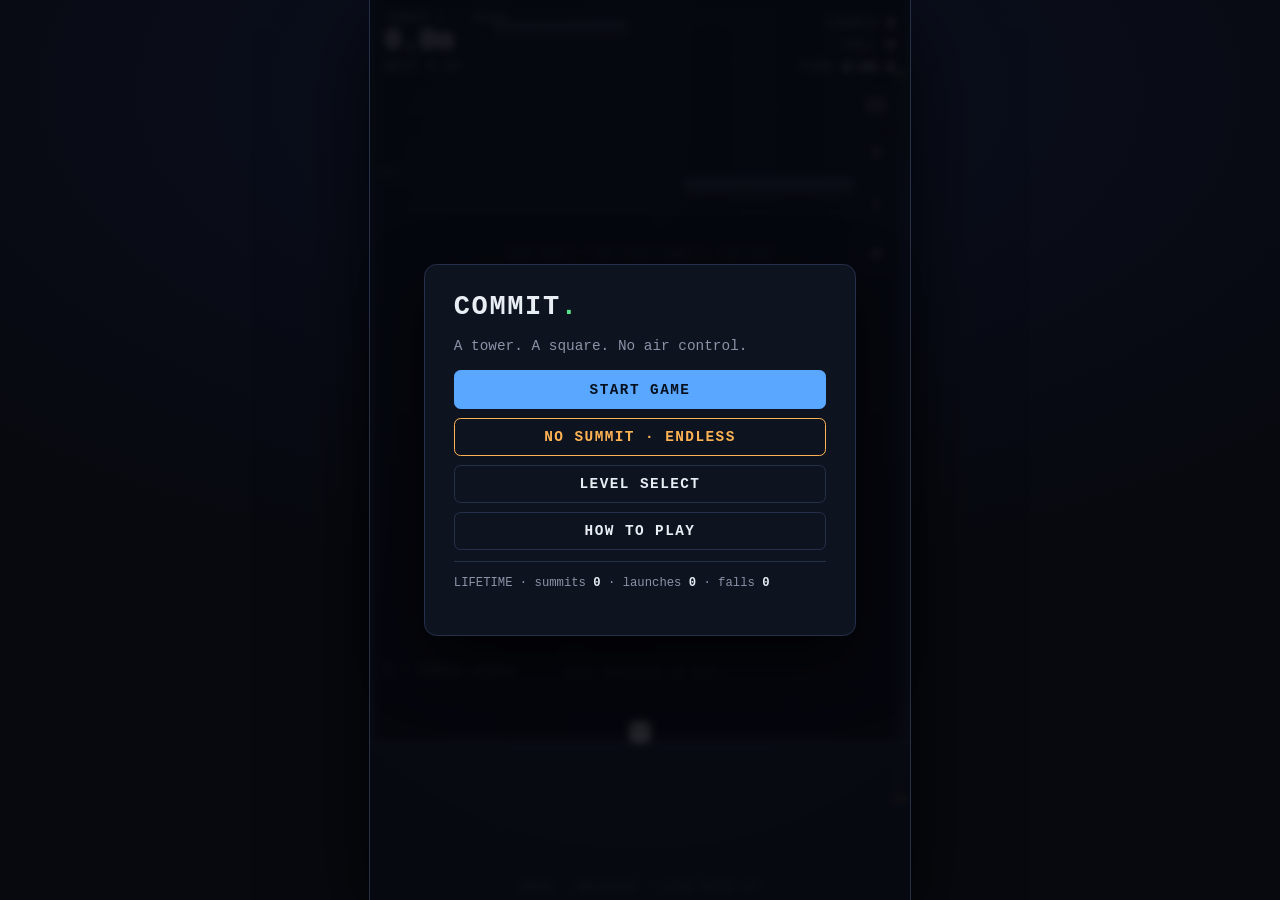
<file: index.html>
<!doctype html>
<html lang="en">
<head>
<meta charset="utf-8">
<meta name="viewport" content="width=device-width,initial-scale=1,maximum-scale=1,user-scalable=no,viewport-fit=cover">
<meta name="description" content="COMMIT — a minimalist precision rage-platformer. Draw an arc, release, and live with exactly what you drew. No air control. No mercy.">
<meta name="theme-color" content="#07090f">
<link rel="icon" href="data:image/svg+xml,%3Csvg%20xmlns='http://www.w3.org/2000/svg'%20viewBox='0%200%2016%2016'%3E%3Crect%20x='1'%20y='1'%20width='14'%20height='14'%20rx='3'%20fill='%23e9edf4'/%3E%3Crect%20x='4'%20y='6'%20width='2'%20height='3'%20fill='%230a0e1a'/%3E%3Crect%20x='10'%20y='6'%20width='2'%20height='3'%20fill='%230a0e1a'/%3E%3C/svg%3E">
<title>COMMIT — no air control. no mercy.</title>
<script>
/* Cache-busting without a build step: every asset URL carries this document's last-modified
   stamp (GitHub Pages sets it per deploy; file:// uses the file mtime), so a new build can
   never mix cached old scripts with new ones. document.write keeps the classic load order;
   defer runs the scripts, in order, once the DOM is parsed. */
(function () {
  var v = "?v=" + encodeURIComponent(document.lastModified);
  document.write('<link rel="stylesheet" href="style.css' + v + '">');
  ["js/constants.js", "js/core.js", "js/levels.js",
    "levels/tower-1.js", "levels/tower-2.js", "levels/tower-3.js",
    "levels/tower-4.js", "levels/tower-5.js", "levels/tower-6.js",
    "js/audio.js", "js/fx.js", "js/sim.js", "js/endless.js",
    "js/render.js", "js/ui.js", "js/main.js"].forEach(function (s) {
    document.write('<script src="' + s + v + '" defer><\/script>');
  });
})();
</script>
</head>
<body>
<div id="stage"><div id="frame">
<canvas id="cv" aria-label="COMMIT — drag to aim, release to jump"></canvas>
<div id="hud">
 <div id="top">
  <div id="alt"><button id="towerTag" aria-label="Choose tower">TOWER 1 · 508m</button><span id="altV">0.0m</span><small><span id="bestLab">BEST</span> <span id="best">0.0m</span></small></div>
  <div id="meters">LAUNCH <b id="mLaunch">0</b><br>FALL <b id="mFall">0</b><br>TIME <b id="mTime">0:00.0</b></div>
 </div>
 <div id="btns"><button id="bPause" aria-label="Pause" title="Pause (Esc / P)">II</button><button id="bHelp" aria-label="Help">?</button><button id="bSound" aria-label="Mute sound" aria-pressed="true" title="Sound on/off (M)">♪</button><button id="bReset" aria-label="Reset run">↺</button></div>
 <div id="foot">DRAG · RELEASE · LIVE WITH IT</div>
</div>
<div id="toast" role="status"></div>
<div id="menu" class="overlay" hidden><div class="panel">
 <h1>COMMIT<span>.</span></h1>
 <p id="menuSub">A tower. A square. No air control.</p>
 <div class="col">
  <button id="bContinue" class="cta block">START GAME</button>
  <button id="bEndless" class="cta block endless">NO SUMMIT · ENDLESS</button>
  <button id="bSelect" class="cta block ghost">LEVEL SELECT</button>
  <button id="bHow" class="cta block ghost">HOW TO PLAY</button>
 </div>
 <div class="keys" id="menuStats"></div>
</div></div>
<div id="pause" class="overlay" hidden><div class="panel">
 <h1>PAUSED<span>.</span></h1>
 <p id="pauseInfo"></p>
 <div class="col">
  <button id="bResume" class="cta block">RESUME</button>
  <button id="bPauseReset" class="cta block ghost">RESET RUN</button>
  <button id="bPauseSelect" class="cta block ghost">LEVEL SELECT</button>
  <button id="bPauseMenu" class="cta block ghost">MAIN MENU</button>
 </div>
 <div class="keys">esc / p resume · the clock is frozen</div>
</div></div>
<div id="select" class="overlay" hidden><div class="panel">
 <h1>LEVEL SELECT<span>.</span></h1>
 <p>Available towers. Clear a summit to unlock the next.</p>
 <div class="col" id="selectList"></div>
 <div class="row"><button id="selectBack" class="cta ghost">BACK</button></div>
</div></div>
<div id="help" class="overlay" hidden><div class="panel">
 <h1>COMMIT<span>.</span></h1>
 <p>A tower. A square. <b>No air control.</b> Draw an arc, release, and live with exactly what you drew.</p>
 <div class="row" id="towers"></div>
 <div class="row"><button id="bStart" class="cta">BEGIN THE CLIMB</button></div>
 <div class="keys">⌨ <kbd>←</kbd><kbd>→</kbd> angle · <kbd>↑</kbd><kbd>↓</kbd> power (hold to sweep) · <kbd>space</kbd> aim, again to commit<br>
 <kbd>shift</kbd> fine aim · <kbd>esc</kbd>/<kbd>P</kbd> pause · <kbd>R</kbd> reset · <kbd>H</kbd> help · <kbd>M</kbd> sound</div>
 <div class="keys" id="lifeStats"></div>
 <ul class="rules">
  <li><b>Drag anywhere</b> to aim — the dotted arc is the truth.</li>
  <li><b>Release</b> to commit. There is no cancel in flight.</li>
  <li class="warn"><b>The ring is a fuse.</b> Hesitate and it launches for you.</li>
  <li class="warn"><b>Aim mid-air.</b> Release early and the commit queues — it fires the instant you land.</li>
  <li class="warn"><b>Cracked platforms crumble</b> if you stand still — they reform after a moment. Keep moving.</li>
  <li class="spring"><b>Teal pads bounce you</b> automatically — the arc shows every hop.</li>
  <li class="ice"><b>Ice slides you</b> the way you came in. Land straight down to stand still; commit fast.</li>
  <li class="move"><b>Magenta platforms travel.</b> They carry you; your launch ignores their motion. The arc already knows where they'll be.</li>
  <li class="zone"><b>Blue columns are wind.</b> Updrafts lift your arc; gusts push it sideways. The dotted arc bends — trust it.</li>
  <li class="phase"><b>Gold platforms blink.</b> Solid while the clock-bar drains, ghost when it refills — fall straight through. Time your landing.</li>
  <li class="orbit"><b>Green rings orbit.</b> They carry you around the circle; the arc knows where they'll be.</li>
  <li class="dir"><b>Orange pads throw you.</b> A fixed vector, not your momentum — follow the arrow.</li>
  <li class="warp"><b>Pink pads are one-way doors.</b> Landing folds you somewhere — the arc rings the door, never its destination. Some doors open downward; some are unkind.</li>
  <li>Miss, and you fall for real. The floor remembers.</li>
  <li id="ruleSummit">Reach the summit at <b id="helpSummit">508m</b>.</li>
  <li id="ruleEndless" class="endless" hidden><b>NO SUMMIT is endless.</b> Random platforms, always within reach. The void rises 50m below your peak — fall into it and the run ends. Flagged pads <b>commit your height</b>: only committed height counts on death.</li>
 </ul>
</div></div>
<div id="confirm" class="overlay" hidden><div class="panel">
 <h1>ERASE RUN<span>?</span></h1>
 <p>Back to 0m. Launches, falls and the clock reset. Crumbled platforms reform. <b>Lifetime records stay.</b></p>
 <div class="row"><button id="bNo" class="cta ghost">KEEP CLIMBING</button><button id="bYes" class="cta danger">ERASE</button></div>
</div></div>
<div id="win" class="overlay" hidden><div class="panel">
 <h1>COMMITTED<span>.</span></h1>
 <p id="winSub">508 meters of decisions you couldn't take back.</p>
 <p id="winUnlock" class="unlock" hidden></p>
 <div id="winStats" class="stats">
  <div><span>TIME</span><b id="wTime">—</b></div><div><span>LAUNCHES</span><b id="wLaunch">—</b></div>
  <div><span>FALLS</span><b id="wFall">—</b></div><div><span>BIGGEST DROP</span><b id="wDrop">—</b></div>
 </div>
 <textarea id="share" readonly aria-label="Share text"></textarea>
 <div class="row"><button id="bCopy" class="cta ghost">COPY</button><button id="bNext" class="cta">NEXT TOWER →</button><button id="bAgain" class="cta ghost">CLIMB AGAIN</button></div>
 <div class="row"><button id="bWinSelect" class="cta ghost">LEVEL SELECT</button><button id="bWinMenu" class="cta ghost">MAIN MENU</button></div>
</div></div>
<div id="dead" class="overlay" hidden><div class="panel">
 <h1>THE VOID<span>.</span></h1>
 <p id="deadSub">Uncommitted height is lost. The void keeps what you didn't commit.</p>
 <div class="stats">
  <div><span>COMMITTED</span><b id="dScore">—</b></div><div><span>PEAK REACHED</span><b id="dPeak">—</b></div>
  <div><span>LAUNCHES</span><b id="dLaunch">—</b></div><div><span>TIME</span><b id="dTime">—</b></div>
 </div>
 <p id="deadBest" class="unlock"></p>
 <textarea id="dShare" readonly aria-label="Share text"></textarea>
 <div class="row"><button id="bDeadCopy" class="cta ghost">COPY</button><button id="bDeadAgain" class="cta">CLIMB AGAIN</button></div>
 <div class="row"><button id="bDeadMenu" class="cta ghost">MAIN MENU</button></div>
</div></div>
</div></div>
</body>
</html>
</file>
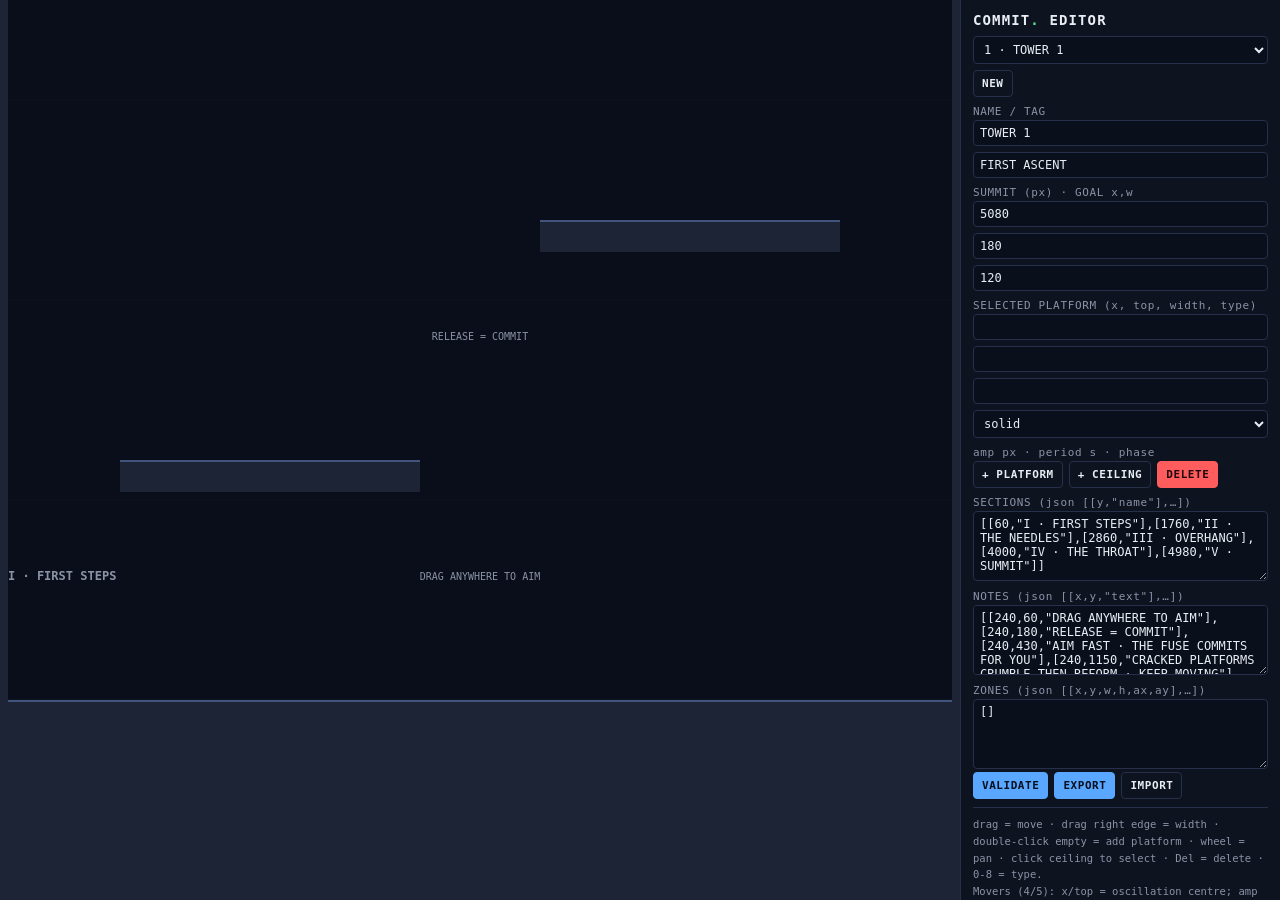
<file: editor.html>
<!doctype html>
<html lang="en">
<head>
<meta charset="utf-8">
<meta name="viewport" content="width=device-width,initial-scale=1">
<title>COMMIT · level editor</title>
<style>
:root{--bg:#07090f;--panel:#0e1320;--ink:#e9edf4;--dim:#8b93a7;--line:#26304a;--blue:#5aa7ff;--green:#57e389;--amber:#ffb454;--red:#ff5d5d;--spring:#3fe0c5;--ice:#bfe3ff}
*{box-sizing:border-box;margin:0;padding:0}
html,body{height:100%;background:var(--bg);color:var(--ink);font-family:ui-monospace,Menlo,Consolas,monospace}
[hidden]{display:none!important}
#wrap{display:grid;grid-template-columns:1fr 320px;height:100vh}
#left{position:relative;min-width:0;min-height:0}
canvas{position:absolute;inset:0;width:100%;height:100%;cursor:crosshair;touch-action:none}
#side{background:var(--panel);border-left:1px solid var(--line);padding:12px;overflow-y:auto;font-size:12px;min-height:0}
h1{font-size:14px;letter-spacing:.08em;margin-bottom:8px}
h1 span{color:var(--green)}
.row{display:flex;gap:6px;margin-bottom:8px;flex-wrap:wrap}
label{display:block;color:var(--dim);margin:6px 0 2px;font-size:11px;letter-spacing:.06em}
input,select,textarea{width:100%;background:#0a0f1c;color:var(--ink);border:1px solid var(--line);border-radius:4px;padding:5px 6px;font:inherit;font-size:12px}
textarea{height:70px;resize:vertical}
button{background:var(--blue);color:#06101f;border:1px solid var(--blue);border-radius:4px;padding:6px 8px;font:inherit;font-size:11px;font-weight:700;cursor:pointer;letter-spacing:.05em}
button.ghost{background:transparent;color:var(--ink);border-color:var(--line)}
button.danger{background:var(--red);border-color:var(--red);color:#20060a}
button:hover{filter:brightness(1.1)}
#issues{margin-top:8px;white-space:pre-wrap;font-size:11px;line-height:1.6;color:var(--dim)}
#issues .bad{color:var(--red)}
#issues .good{color:var(--green)}
.hint{color:var(--dim);font-size:10.5px;line-height:1.6;margin-top:8px;border-top:1px solid var(--line);padding-top:8px}
</style>
<script>
/* Cache-busting without a build step: asset URLs carry this document's last-modified stamp
   (Pages sets it per deploy; file:// uses the file mtime). defer keeps classic load order
   and runs the scripts once the DOM is parsed. */
(function () {
  var v = "?v=" + encodeURIComponent(document.lastModified);
  ["js/constants.js", "js/core.js", "js/levels.js",
    "levels/tower-1.js", "levels/tower-2.js", "levels/tower-3.js",
    "levels/tower-4.js", "levels/tower-5.js", "levels/tower-6.js",
    "js/sim.js", "js/editor.js"].forEach(function (s) {
    document.write('<script src="' + s + v + '" defer><\/script>');
  });
})();
</script>
</head>
<body>
<div id="wrap">
<div id="left"><canvas id="cv"></canvas></div>
<div id="side">
<h1>COMMIT<span>.</span> EDITOR</h1>
<div class="row"><select id="lvl"></select><button id="bNew" class="ghost">NEW</button></div>
<label>NAME / TAG</label>
<div class="row"><input id="fName"><input id="fTag"></div>
<label>SUMMIT (px) · GOAL x,w</label>
<div class="row"><input id="fSummit" type="number"><input id="fGoalX" type="number"><input id="fGoalW" type="number"></div>
<label>SELECTED PLATFORM (x, top, width, type)</label>
<div class="row"><input id="pX" type="number"><input id="pT" type="number"><input id="pW" type="number"><select id="pTy"><option value="0">solid</option><option value="1">crumble</option><option value="2">bounce</option><option value="3">ice</option><option value="4">move·h</option><option value="5">move·v</option><option value="6">clock</option><option value="7">orbit</option><option value="8">dir</option><option value="9">warp</option></select></div>
<label id="pAmpLab">amp px · period s · phase</label>
<div class="row" id="moverRow" hidden><input id="pAmp" type="number" step="0.05" title="amplitude px (or duty 0-1 for clock)"><input id="pPer" type="number" step="0.1" title="period s (≤3)"><input id="pPh" type="number" step="0.05" title="phase 0..1"></div>
<label id="pTargetLab" hidden>WARP TARGET (platform index, 0-based)</label>
<div class="row" id="warpRow" hidden><input id="pTarget" type="number" min="0" step="1" title="index of the platform this door opens on (non-warp)"></div>
<div class="row"><button id="bAddP" class="ghost">+ PLATFORM</button><button id="bAddC" class="ghost">+ CEILING</button><button id="bDel" class="danger">DELETE</button></div>
<label>SECTIONS (json [[y,"name"],…])</label>
<textarea id="fSec"></textarea>
<label>NOTES (json [[x,y,"text"],…])</label>
<textarea id="fNotes"></textarea>
<label>ZONES (json [[x,y,w,h,ax,ay],…])</label>
<textarea id="fZones"></textarea>
<div class="row"><button id="bValidate">VALIDATE</button><button id="bExport">EXPORT</button><button id="bImport" class="ghost">IMPORT</button></div>
<input id="file" type="file" accept=".js,.json" hidden>
<div id="issues"></div>
<div class="hint">drag = move · drag right edge = width · double-click empty = add platform · wheel = pan · click ceiling to select · Del = delete · 0-8 = type.<br>Movers (4/5): x/top = oscillation centre; amp px · period s (≤3, the fuse window) · phase 0..1. Dashed line = travel track.<br>Clock (6): duty 0-1 · period s (≤3) · phase 0..1; solid duty fraction of each cycle, ghost otherwise (on-window ≥1.2s).<br>Orbit (7): amp px · period s (≤3) · phase; circular carry, speed ≤140 px/s, sweep inside walls.<br>Dir (8): launch vx · vy (fixed vector, |v|≤950, vy&gt;0); throws you on the arrow, not your momentum.<br>
Warp (9): target index — a top landing folds you to that platform's top centre (one-way; the dashed pink line shows the door's destination). Target must be a non-warp rest (not bounce/dir).<br>Zones: [x,y,w,h,ax,ay] constant accel px/s² in flight only (|a|≤1600); ay&gt;0 updraft, ax gust.<br>Export downloads a <b>tower-N.js</b> descriptor; drop it in <b>levels/</b> and add its path to the loader array in index.html.</div>
</div>
</div>
</body>
</html>
</file>
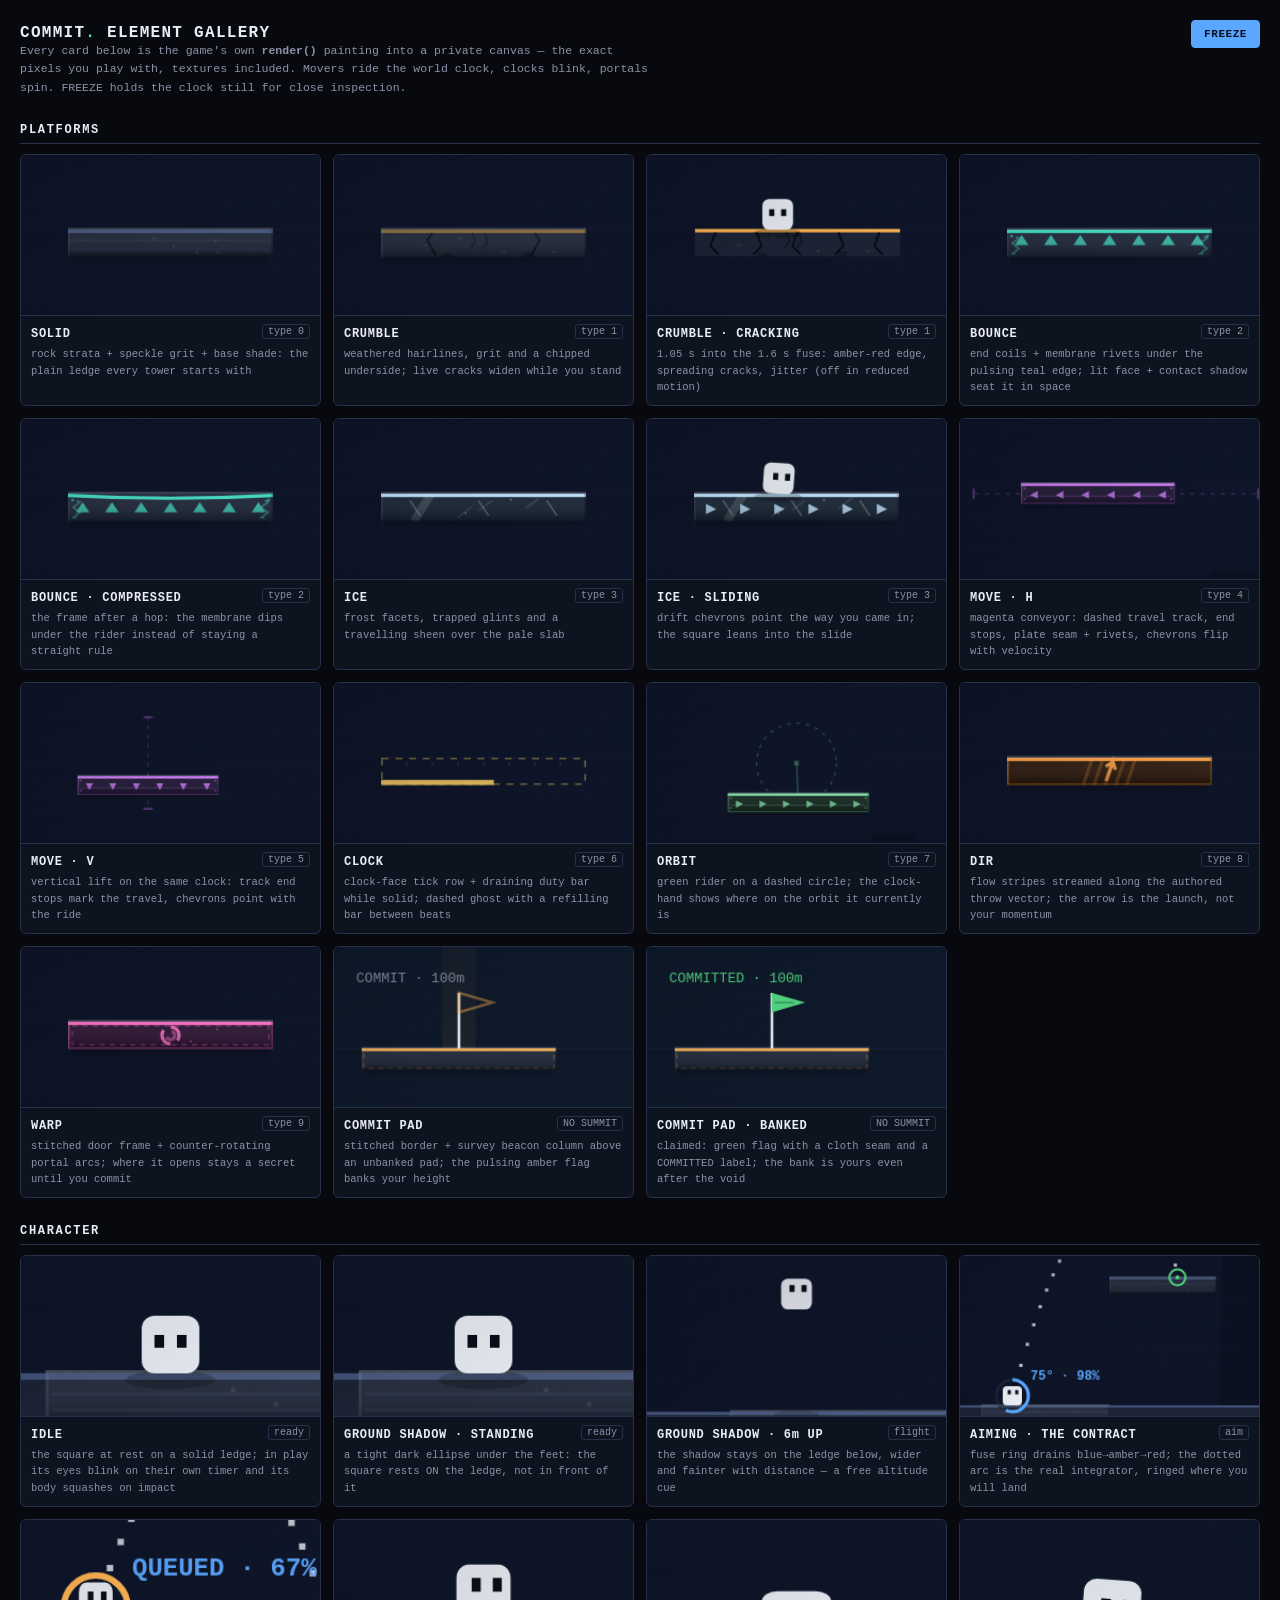
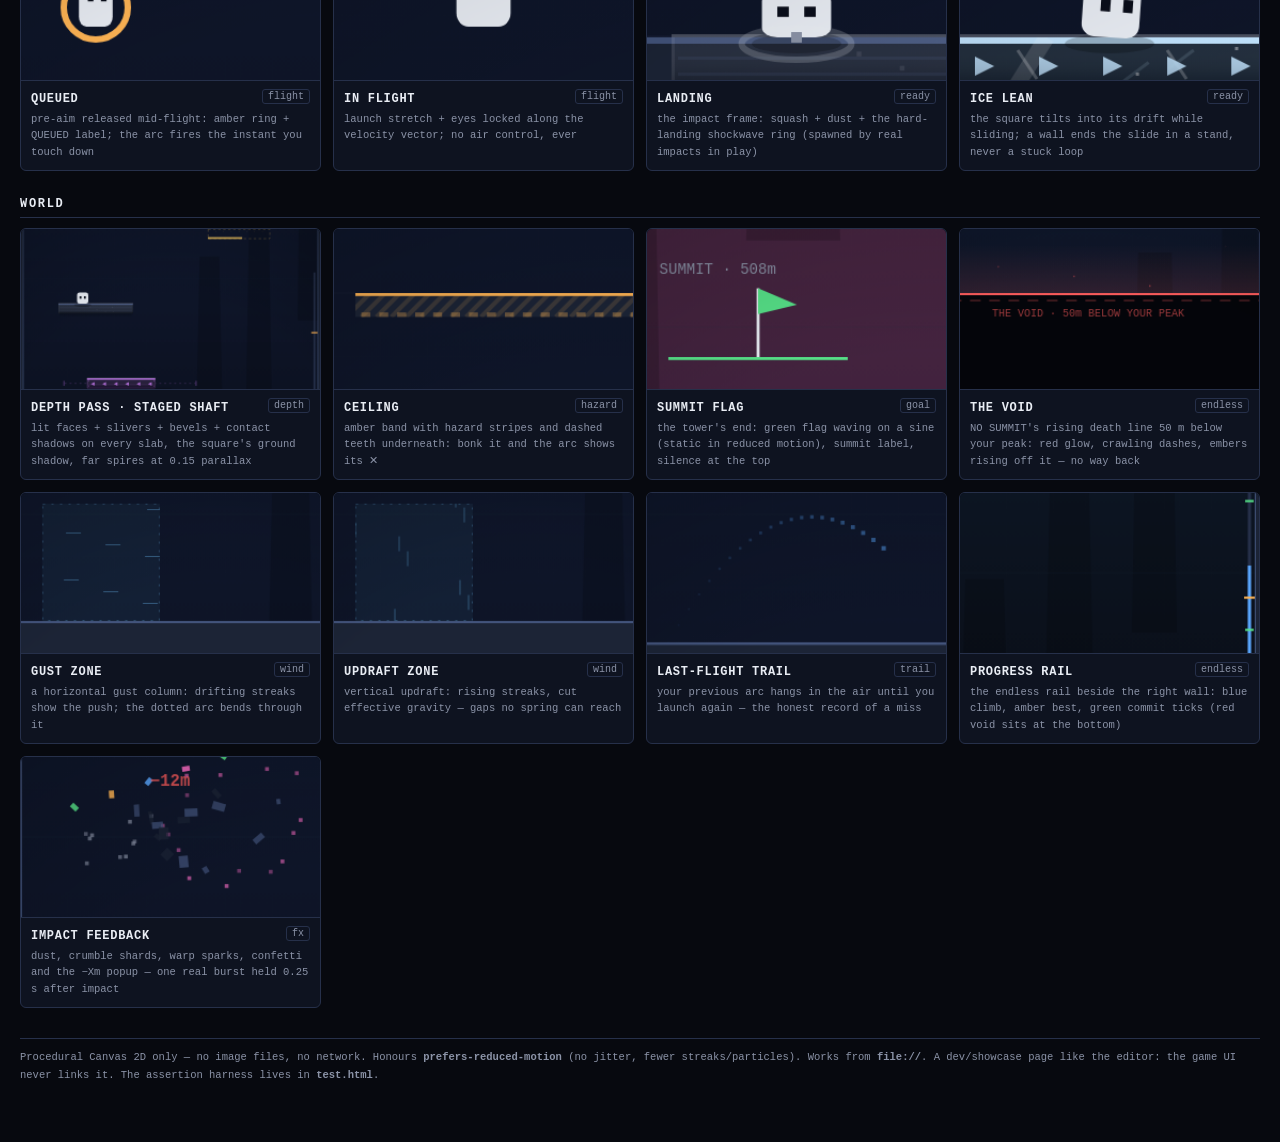
<file: gallery.html>
<!doctype html>
<html lang="en">
<head>
<meta charset="utf-8">
<meta name="viewport" content="width=device-width,initial-scale=1">
<title>COMMIT · element gallery</title>
<style>
:root{--bg:#07090f;--panel:#0e1320;--ink:#e9edf4;--dim:#8b93a7;--line:#26304a;--blue:#5aa7ff;--green:#57e389;--amber:#ffb454}
*{box-sizing:border-box;margin:0;padding:0}
body{background:var(--bg);color:var(--ink);font-family:ui-monospace,Menlo,Consolas,monospace;padding:20px 16px 48px}
[hidden]{display:none!important}
header{max-width:1240px;margin:0 auto 18px;display:flex;flex-wrap:wrap;gap:12px;align-items:baseline;justify-content:space-between}
h1{font-size:16px;letter-spacing:.08em}
h1 span{color:var(--green)}
header p{color:var(--dim);font-size:11.5px;line-height:1.6;max-width:640px}
button{background:var(--blue);color:#06101f;border:1px solid var(--blue);border-radius:4px;padding:7px 12px;font:inherit;font-size:11px;font-weight:700;cursor:pointer;letter-spacing:.05em}
button:hover{filter:brightness(1.1)}
main{max-width:1240px;margin:0 auto}
h2{font-size:12px;letter-spacing:.14em;color:var(--dim);margin:26px 0 10px;border-bottom:1px solid var(--line);padding-bottom:6px}
h2 b{color:var(--ink)}
.grid{display:grid;grid-template-columns:repeat(auto-fill,minmax(300px,1fr));gap:12px}
.card{background:var(--panel);border:1px solid var(--line);border-radius:6px;overflow:hidden}
.card canvas{display:block;width:100%;aspect-ratio:280/150;background:#0a0f1c}
.card figcaption{padding:8px 10px 10px;border-top:1px solid var(--line)}
.card b{font-size:12px;letter-spacing:.06em}
.card .tag{float:right;color:var(--dim);font-size:10px;border:1px solid var(--line);border-radius:3px;padding:1px 5px}
.card p{color:var(--dim);font-size:10.5px;line-height:1.55;margin-top:4px}
footer{max-width:1240px;margin:30px auto 0;color:var(--dim);font-size:10.5px;line-height:1.7;border-top:1px solid var(--line);padding-top:10px}
</style>
<script>
/* the gallery boots the game scripts headless (no ui/main): render() reads life/level only
   when drawing the progress rail, so provide them here before the loader runs */
var life = { best: {}, bestTime: {}, summits: {}, launches: 0, falls: 0, seen: true, unlocked: 6, endlessBest: 0 };
var level = 1;
</script>
<script>
/* Cache-busting without a build step: asset URLs carry this document's last-modified stamp
   (Pages sets it per deploy; file:// uses the file mtime). defer keeps classic load order. */
(function () {
  var v = "?v=" + encodeURIComponent(document.lastModified);
  ["js/constants.js", "js/core.js", "js/levels.js", "js/audio.js", "js/fx.js",
    "js/sim.js", "js/endless.js", "js/render.js"].forEach(function (s) {
    document.write('<script src="' + s + v + '" defer><\/script>');
  });
})();
</script>
</head>
<body>
<canvas id="cv" hidden></canvas><div id="frame" hidden></div>
<header>
  <div>
    <h1>COMMIT<span>.</span> ELEMENT GALLERY</h1>
    <p>Every card below is the game's own <b>render()</b> painting into a private canvas — the exact
    pixels you play with, textures included. Movers ride the world clock, clocks blink, portals spin.
    FREEZE holds the clock still for close inspection.</p>
  </div>
  <button id="bFreeze">FREEZE</button>
</header>
<main id="main"></main>
<footer>
  Procedural Canvas 2D only — no image files, no network. Honours <b>prefers-reduced-motion</b>
  (no jitter, fewer streaks/particles). Works from <b>file://</b>. A dev/showcase page like the
  editor: the game UI never links it. The assertion harness lives in <b>test.html</b>.
</footer>
<script>
"use strict";
document.addEventListener("DOMContentLoaded", function () {
  const GW = 280, GH = 150;
  const dpr = Math.min(devicePixelRatio || 1, 2);
  let gt = 0, last = performance.now(), playing = true;

  /* ---------- world helpers: each card stages a tiny private world ---------- */
  function slab(top, o) {
    return Object.assign({
      x: 60, y: top - PLATFORM_HEIGHT, w: 120, h: PLATFORM_HEIGHT, idx: 2,
      crumble: false, bounce: false, ice: false, move: 0, dir: 0, dvx: 0, dvy: 0,
      clock: 0, duty: 0, warp: 0, warpTo: 0, bx: 60, by: top - PLATFORM_HEIGHT,
      amp: 0, period: 2.4, phase: 0, dead: false, bounceT: 0, respawnT: 0,
      claim: false, claimed: false
    }, o);
  }
  function camAt(wy, sy) { camY = wy + sy - VIEW_H; }
  /* place world-screen anchor (sx,sy) at card pixel (tx,ty) with zoom z; ox/oy stay <= 0 so
     the sky fill (0..VIEW_W/H) always covers the card crop */
  function look(c, sx, sy, z, tx, ty) { c.z = z; c.ox = tx - z * sx; c.oy = ty - z * sy; }
  function base(c) {
    PLATS = []; SOLIDS = []; ZONES = []; SECTIONS = []; NOTES = []; STARS = [];
    GOAL = null; SUMMIT = 5080; mode = "tower"; claimHook = null; cullHook = null;
    state = "ready"; aim = null; pendingV = null; aimT = AIM_FUSE_TIME; idleT = 0; crumbleT = 0;
    body.x = 60; body.y = -3000; body.vx = 0; body.vy = 0; body.on = null; body.slide = 0; body.grounded = false;
    landT = 0; launchT = 0; shake = 0; flash = 0; warpGlow = 0; blinkT = 0; run.launches = 1; ringT = 0;
    trail.length = 0; parts.length = 0; shards.length = 0; confetti.length = 0; floats.length = 0;
  }
  function stand(p, dx) {
    body.x = p.x + (dx == null ? 30 : dx); body.y = p.y + p.h;
    body.grounded = true; body.on = p;
  }
  const CARDS = [];
  function card(sec, name, tag, desc, setup, opts) {
    CARDS.push(Object.assign({ sec, name, tag, desc, setup }, opts));
  }
  function platCard(name, tag, desc, o, extra, z, top) {
    z = z || 1.6; top = top == null ? 100 : top;
    card("PLATFORMS", name, tag, desc, function (c, t) {
      base(c);
      const p = slab(top, o);
      PLATS = [p]; SOLIDS = [p];
      if (extra) extra(c, p, t);
      camAt(p.y + p.h, 100);
      /* claim pads sit higher in the crop (flag + label) and clear of the altitude labels */
      look(c, p.x, 100, z, z === 1.3 ? 26 : (GW - z * p.w) / 2, z === 1.3 ? 95 : 70);
    });
  }

  /* ---------- platforms ---------- */
  platCard("SOLID", "type 0", "rock strata + speckle grit + base shade: the plain ledge every tower starts with", {});
  platCard("CRUMBLE", "type 1", "weathered hairlines, grit and a chipped underside; live cracks widen while you stand", { crumble: true });
  platCard("CRUMBLE · CRACKING", "type 1", "1.05 s into the 1.6 s fuse: amber-red edge, spreading cracks, jitter (off in reduced motion)", { crumble: true },
    function (c, p) { stand(p, 40); crumbleT = 1.05; });
  platCard("BOUNCE", "type 2", "end coils + membrane rivets under the pulsing teal edge; lit face + contact shadow seat it in space", { bounce: true });
  platCard("BOUNCE · COMPRESSED", "type 2", "the frame after a hop: the membrane dips under the rider instead of staying a straight rule", { bounce: true },
    function (c, p) { p.bounceT = 0.12; });
  platCard("ICE", "type 3", "frost facets, trapped glints and a travelling sheen over the pale slab", { ice: true });
  platCard("ICE · SLIDING", "type 3", "drift chevrons point the way you came in; the square leans into the slide", { ice: true },
    function (c, p) { stand(p, 40); body.slide = 1; });
  card("PLATFORMS", "MOVE · H", "type 4", "magenta conveyor: dashed travel track, end stops, plate seam + rivets, chevrons flip with velocity",
    function (c) {
      base(c);
      const p = slab(100, { move: PLAT_MOVE_H, amp: 50, bx: 70 });
      PLATS = [p]; SOLIDS = [p];
      camAt(100, 100); look(c, 125, 108, 1.2, 140, 70);
    });
  card("PLATFORMS", "MOVE · V", "type 5", "vertical lift on the same clock: track end stops mark the travel, chevrons point with the ride",
    function (c) {
      base(c);
      const p = slab(100, { move: PLAT_MOVE_V, amp: 40 });
      PLATS = [p]; SOLIDS = [p];
      camAt(100, 100); look(c, 130, 100, 1.1, 130, 75);
    });
  platCard("CLOCK", "type 6", "clock-face tick row + draining duty bar while solid; dashed ghost with a refilling bar between beats", { clock: 1, duty: 0.6 });
  card("PLATFORMS", "ORBIT", "type 7", "green rider on a dashed circle; the clock-hand shows where on the orbit it currently is",
    function (c) {
      base(c);
      const p = slab(100, { move: PLAT_ORBIT, amp: 34, period: 2.6, bx: 80, by: 84 });
      PLATS = [p]; SOLIDS = [p];
      camAt(92, 108); look(c, 140, 108, 1.1, 140, 75);
    });
  platCard("DIR", "type 8", "flow stripes streamed along the authored throw vector; the arrow is the launch, not your momentum", { dir: 1, dvx: 260, dvy: 760 });
  platCard("WARP", "type 9", "stitched door frame + counter-rotating portal arcs; where it opens stays a secret until you commit", { warp: 1, warpTo: 0 });
  platCard("COMMIT PAD", "NO SUMMIT", "stitched border + survey beacon column above an unbanked pad; the pulsing amber flag banks your height", { claim: true, w: 140 }, null, 1.3, 1000);
  platCard("COMMIT PAD · BANKED", "NO SUMMIT", "claimed: green flag with a cloth seam and a COMMITTED label; the bank is yours even after the void", { claim: true, claimed: true, w: 140 }, null, 1.3, 1000);

  /* ---------- the square ---------- */
  card("CHARACTER", "IDLE", "ready", "the square at rest on a solid ledge; in play its eyes blink on their own timer and its body squashes on impact",
    function (c) {
      base(c);
      const p = slab(0, { w: 140 });
      PLATS = [p]; SOLIDS = [p]; stand(p);
      camAt(0, 120); look(c, body.x + CHAR_SIZE / 2, 120, 3, 140, 110);
    });
  card("CHARACTER", "GROUND SHADOW · STANDING", "ready", "a tight dark ellipse under the feet: the square rests ON the ledge, not in front of it",
    function (c) {
      base(c);
      const p = slab(0, { w: 140 });
      PLATS = [p]; SOLIDS = [p]; stand(p);
      camAt(0, 120); look(c, body.x + CHAR_SIZE / 2, 120, 3, 140, 110);
    });
  card("CHARACTER", "GROUND SHADOW · 6m UP", "flight", "the shadow stays on the ledge below, wider and fainter with distance — a free altitude cue",
    function (c) {
      base(c);
      const p = slab(0, { w: 140 });
      PLATS = [p]; SOLIDS = [p];
      body.x = 90; body.y = 60; body.vx = 120; body.vy = 300; body.grounded = false;
      state = "flight";
      camAt(60, 70); look(c, body.x + CHAR_SIZE / 2, 70, 1.6, 140, 50);
    });
  card("CHARACTER", "AIMING · THE CONTRACT", "aim", "fuse ring drains blue→amber→red; the dotted arc is the real integrator, ringed where you will land",
    function (c) {
      base(c);
      const lo = slab(0), hi = slab(120, { x: 180, w: 100 });
      PLATS = [lo, hi]; SOLIDS = [lo, hi]; stand(lo, 20);
      state = "aim"; aim = { mode: "k" }; kb.angle = 75; kb.power = 0.98; aimT = 1.7;
      camAt(0, 160); look(c, 60, 160, 1, 20, 140);
    });
  card("CHARACTER", "QUEUED", "flight", "pre-aim released mid-flight: amber ring + QUEUED label; the arc fires the instant you touch down",
    function (c) {
      base(c);
      const p = slab(0);
      PLATS = [p]; SOLIDS = [p];
      body.x = 90; body.y = 40; body.vx = 200; body.vy = 600; body.grounded = false;
      state = "flight"; aim = { mode: "k" }; pendingV = { x: 200, y: 600, m: 632 }; launchT = 0.1;
      camAt(40, 120); look(c, body.x + CHAR_SIZE / 2, 120, 2, 70, 100);
    });
  card("CHARACTER", "IN FLIGHT", "flight", "launch stretch + eyes locked along the velocity vector; no air control, ever",
    function (c) {
      base(c);
      const p = slab(0);
      PLATS = [p]; SOLIDS = [p];
      body.x = 90; body.y = 60; body.vx = 260; body.vy = 520; body.grounded = false;
      state = "flight"; launchT = 0.05;
      camAt(60, 110); look(c, body.x + CHAR_SIZE / 2, 110, 3, 140, 100);
    });
  card("CHARACTER", "LANDING", "ready", "the impact frame: squash + dust + the hard-landing shockwave ring (spawned by real impacts in play)",
    function (c) {
      base(c);
      const p = slab(0, { w: 140 });
      PLATS = [p]; SOLIDS = [p]; stand(p);
      landT = 0.12; spawnDust(body.x + CHAR_SIZE / 2, 0, 10, COL.dim);
      spawnRing(body.x + CHAR_SIZE / 2, 0); ringT = 0.2;
      camAt(0, 120); look(c, body.x + CHAR_SIZE / 2, 120, 3, 140, 110);
    });
  card("CHARACTER", "ICE LEAN", "ready", "the square tilts into its drift while sliding; a wall ends the slide in a stand, never a stuck loop",
    function (c) {
      base(c);
      const p = slab(0, { ice: true, w: 140 });
      PLATS = [p]; SOLIDS = [p]; stand(p, 40); body.slide = 1;
      camAt(0, 120); look(c, body.x + CHAR_SIZE / 2, 120, 3, 140, 110);
    });

  /* ---------- world elements ---------- */
  card("WORLD", "DEPTH PASS · STAGED SHAFT", "depth", "lit faces + slivers + bevels + contact shadows on every slab, the square's ground shadow, far spires at 0.15 parallax",
    function (c) {
      base(c);
      mode = "endless"; END.floor = 400; END.genTop = 1400;
      const rows = [
        slab(540, { x: 120, w: 110, move: PLAT_MOVE_H, amp: 50, bx: 120 }),
        slab(660, { x: 60, w: 120 }),
        slab(780, { x: 300, w: 100, clock: 1, duty: 0.6 }),
        slab(900, { x: 180, w: 140, claim: true })
      ];
      PLATS = rows; SOLIDS = rows;
      stand(rows[1], 30);
      camAt(body.y, 120);
      look(c, 0, 0, GW / VIEW_W, 0, 0);
    });
  card("WORLD", "CEILING", "hazard", "amber band with hazard stripes and dashed teeth underneath: bonk it and the arc shows its ✕",
    function (c) {
      base(c);
      const p = { x: 60, y: 84, w: 200, h: PLATFORM_HEIGHT, ceil: true };
      SOLIDS = [p];
      camAt(100, 60); look(c, 60, 60, 1.4, 20, 60);
    });
  card("WORLD", "SUMMIT FLAG", "goal", "the tower's end: green flag waving on a sine (static in reduced motion), summit label, silence at the top",
    function (c) {
      base(c);
      SUMMIT = 5080;
      GOAL = { x: 60, y: SUMMIT - PLATFORM_HEIGHT, w: 120, h: PLATFORM_HEIGHT, goal: true };
      SOLIDS = [GOAL];
      camAt(SUMMIT, 120); look(c, 60, 120, 1.4, 20, 120);
    });
  card("WORLD", "THE VOID", "endless", "NO SUMMIT's rising death line 50 m below your peak: red glow, crawling dashes, embers rising off it — no way back",
    function (c) {
      base(c);
      mode = "endless"; END.floor = 800; END.genTop = 1800;
      PLATS = [slab(1000, { claim: true, w: 140 }), slab(1400, { claim: true, w: 140 })];
      life.endlessBest = 1200; body.y = 2600;
      camAt(800, 100); look(c, 240, 100, 1, 120, 60);
    });
  card("WORLD", "GUST ZONE", "wind", "a horizontal gust column: drifting streaks show the push; the dotted arc bends through it",
    function (c) {
      base(c);
      ZONES = [{ x: 70, y: 0, w: 110, h: 110, ax: 300, ay: 0 }];
      camAt(110, 40); look(c, 70, 40, 1, 20, 10);
    });
  card("WORLD", "UPDRAFT ZONE", "wind", "vertical updraft: rising streaks, cut effective gravity — gaps no spring can reach",
    function (c) {
      base(c);
      ZONES = [{ x: 70, y: 0, w: 110, h: 110, ax: 0, ay: 500 }];
      camAt(110, 40); look(c, 70, 40, 1, 20, 10);
    });
  card("WORLD", "LAST-FLIGHT TRAIL", "trail", "your previous arc hangs in the air until you launch again — the honest record of a miss",
    function (c) {
      base(c);
      for (let i = 0; i < TRAIL_MAX; i++) trail.push({ x: 60 + i * 8, y: i * 14 - i * i * 0.5 });
      camAt(0, 130); look(c, 60, 130, 1.2, 20, 140);
    });
  card("WORLD", "PROGRESS RAIL", "endless", "the endless rail beside the right wall: blue climb, amber best, green commit ticks (red void sits at the bottom)",
    function (c) {
      base(c);
      mode = "endless"; END.floor = 800; END.genTop = 1800;
      PLATS = [slab(1250, { claim: true, w: 140 }), slab(1450, { claim: true, w: 140 })];
      life.endlessBest = 1300; body.y = 1350;
      /* camera sits in the tick band so the crop shows sky, not the void fill below the floor */
      camY = 885; look(c, 471, 385, 1, 271, 75);
    });
  card("WORLD", "IMPACT FEEDBACK", "fx", "dust, crumble shards, warp sparks, confetti and the −Xm popup — one real burst held 0.25 s after impact",
    function (c) {
      base(c);
      camAt(300, 90); look(c, 120, 90, 1.2, 140, 75);
      spawnDust(80, 300, 10, COL.dim);
      spawnShards(slab(320, { x: 110, w: 70 }));
      spawnWarp(170, 320);
      for (let i = 0; i < 6; i++) {
        confetti.push({ x: 90 + i * 14, y: 310, vx: (i - 3) * 60, vy: 200 + i * 40, r: i, vr: 3 - i, c: [COL.green, COL.amber, COL.blue, COL.warp][i % 4], t: 0 });
      }
      floats.push({ x: 120, y: 330, t: 0, c: COL.red, txt: "−12m" });
      for (let k = 0; k < 15; k++) updParts(1 / 60);
    });

  /* ---------- build the DOM in section order (processing order keeps feedback first) ---------- */
  const main = $("main");
  for (const sec of ["PLATFORMS", "CHARACTER", "WORLD"]) {
    const h = document.createElement("h2");
    h.innerHTML = "<b>" + sec + "</b>";
    main.appendChild(h);
    const grid = document.createElement("div");
    grid.className = "grid";
    main.appendChild(grid);
    for (const c of CARDS) {
      if (c.sec !== sec) continue;
      const fig = document.createElement("figure");
      fig.className = "card";
      const cv2 = document.createElement("canvas");
      cv2.width = GW * dpr; cv2.height = GH * dpr;
      c.g = cv2.getContext("2d");
      const cap = document.createElement("figcaption");
      const b = document.createElement("b"); b.textContent = c.name;
      const tag = document.createElement("span"); tag.className = "tag"; tag.textContent = c.tag;
      const p = document.createElement("p"); p.textContent = c.desc;
      cap.appendChild(b); cap.appendChild(tag); cap.appendChild(p);
      fig.appendChild(cv2); fig.appendChild(cap);
      grid.appendChild(fig);
    }
  }

  $("bFreeze").addEventListener("click", function () {
    playing = !playing;
    this.textContent = playing ? "FREEZE" : "RESUME";
  });

  function loop(t) {
    const dt = Math.min(0.05, (t - last) / 1000);
    last = t;
    if (playing) { gt += dt; updParts(dt); }
    worldT = gt;
    for (const c of CARDS) {
      c.setup(c, gt);
      ctx = c.g;
      c.g.setTransform(dpr * c.z, 0, 0, dpr * c.z, dpr * c.ox, dpr * c.oy);
      render(gt * 1000);
    }
    requestAnimationFrame(loop);
  }
  requestAnimationFrame(loop);
});
</script>
</body>
</html>
</file>
<file: style.css>
:root{--bg:#07090f;--panel:#0e1320;--ink:#e9edf4;--dim:#8b93a7;--line:#26304a;
--blue:#5aa7ff;--green:#57e389;--amber:#ffb454;--red:#ff5d5d;--spring:#3fe0c5;--ice:#bfe3ff;--mover:#d17bff;
--phase:#ffd166;--zone:#6fc3ff;--dir:#ff9f43;--orbit:#7ee0a3;--warp:#ff6ec7}
*{box-sizing:border-box;margin:0;padding:0}
html,body{height:100%;overflow:hidden;background:var(--bg);color:var(--ink);
font-family:ui-monospace,SFMono-Regular,Menlo,Consolas,"Liberation Mono",monospace;
-webkit-user-select:none;user-select:none}
#stage{position:fixed;inset:0;display:flex;align-items:center;justify-content:center;
background:radial-gradient(120% 90% at 50% 10%,#0b1020 0%,#07090f 60%)}
#frame{position:relative;box-shadow:0 0 0 1px var(--line),0 30px 80px #000c}
canvas{display:block;touch-action:none;cursor:crosshair;background:#0a0e1a}
#hud{position:absolute;inset:0;pointer-events:none;display:flex;flex-direction:column;justify-content:space-between}
#top{display:flex;justify-content:space-between;align-items:flex-start;padding:.7em .8em}
#alt{font-size:1.6em;font-weight:700;line-height:1}
#alt small{display:block;font-size:.42em;color:var(--dim);font-weight:400;margin-top:.35em;letter-spacing:.12em}
#meters{text-align:right;font-size:.72em;color:var(--dim);letter-spacing:.08em;line-height:1.7}
#meters b{color:var(--ink)}
#btns{position:absolute;top:4.8em;right:.8em;display:flex;flex-direction:column;gap:.5em}
button{pointer-events:auto;font:inherit;color:var(--ink);background:#0e1320e6;border:1px solid var(--line);
width:2.2em;height:2.2em;border-radius:.45em;cursor:pointer;transition:border-color .15s,transform .1s}
button:hover{border-color:var(--blue)}
button:active{transform:scale(.94)}
button:focus-visible{outline:2px solid var(--blue);outline-offset:2px}
#bSound.off{color:var(--dim);text-decoration:line-through}
#towerTag{display:block;width:auto;height:auto;background:none;border:none;padding:0;margin:0 0 .3em;
color:var(--dim);font-size:.42em;font-weight:400;letter-spacing:.12em;text-align:left;cursor:pointer}
#towerTag:hover{color:var(--blue)}
#towerTag:focus-visible{outline:2px solid var(--blue);outline-offset:2px}
#foot{padding:.6em .8em;font-size:.62em;color:var(--dim);letter-spacing:.14em;text-align:center;opacity:.85}
.overlay{position:absolute;inset:0;display:flex;align-items:center;justify-content:center;
background:#05070cd9;backdrop-filter:blur(4px);pointer-events:auto;z-index:5}
[hidden]{display:none!important}
.panel{width:min(24em,92%);max-height:94%;overflow-y:auto;background:var(--panel);border:1px solid var(--line);
border-radius:.7em;padding:1.5em 1.6em;box-shadow:0 24px 60px #000a;scrollbar-width:thin;scrollbar-color:var(--line) #0a0f1c}
.panel h1{font-size:1.5em;letter-spacing:.06em;margin-bottom:.5em}
.panel h1 span{color:var(--green)}
.panel p{font-size:.8em;line-height:1.65;color:var(--dim);margin-bottom:.8em}
.panel p b{color:var(--ink)}
.rules{list-style:none;font-size:.74em;line-height:1.6;margin:.4em 0 1em}
.rules li::before{content:"▸ ";color:var(--blue)}
.rules li.warn::before{color:var(--amber)}
.rules li.spring::before{color:var(--spring)}
.rules li.ice::before{color:var(--ice)}
.rules li.move::before{color:var(--mover)}
.rules li.phase::before{color:var(--phase)}
.rules li.zone::before{color:var(--zone)}
.rules li.orbit::before{color:var(--orbit)}
.rules li.dir::before{color:var(--dir)}
.rules li.warp::before{color:var(--warp)}
.rules li.endless::before{color:var(--amber)}
.unlock{color:var(--ice);letter-spacing:.08em;font-weight:700}
#towers{flex-wrap:wrap;gap:.45em;margin-bottom:.8em}
#towers .cta{flex:1 1 30%;min-width:0;font-size:.68em;padding:.55em .4em}
#towers .cta:disabled{opacity:.45;cursor:not-allowed}
.keys{font-size:.68em;color:var(--dim);line-height:1.9;border-top:1px solid var(--line);padding-top:.8em;margin-bottom:1.1em}
.keys b{color:var(--ink)}
kbd{border:1px solid var(--line);border-bottom-width:2px;border-radius:.3em;padding:.05em .4em;font:inherit;color:var(--ink);background:#0a0f1c}
.row{display:flex;gap:.6em;margin-bottom:.6em}
.cta{flex:1;width:auto;height:auto;padding:.7em 1em;font-weight:700;letter-spacing:.1em;font-size:.8em;
background:var(--blue);color:#06101f;border-color:var(--blue)}
.cta:hover{filter:brightness(1.1)}
.cta.ghost{background:transparent;color:var(--ink);border-color:var(--line)}
.cta.endless{background:transparent;color:var(--amber);border-color:var(--amber)}
.cta.endless:hover{filter:brightness(1.2)}
.cta.danger{background:var(--red);border-color:var(--red);color:#20060a}
.col{display:flex;flex-direction:column;gap:.5em;margin:.6em 0}
.cta.block{flex:none;width:100%}
#selectList .cta{font-size:.75em}
.stats{display:grid;grid-template-columns:1fr 1fr;gap:.55em .9em;font-size:.75em;margin:.6em 0 1em}
.stats div{border:1px solid var(--line);border-radius:.45em;padding:.55em .7em}
.stats b{display:block;font-size:1.35em;color:var(--green);margin-top:.15em}
.stats span{color:var(--dim);letter-spacing:.1em;font-size:.85em}
#dead h1 span{color:var(--red)}
#dead .stats b{color:var(--amber)}
#dead .stats div:first-child b{color:var(--green)}
#share,#dShare{width:100%;font:inherit;font-size:.68em;color:var(--dim);background:#0a0f1c;border:1px solid var(--line);
border-radius:.45em;padding:.6em;resize:none;height:4.6em;margin-bottom:.8em;-webkit-user-select:text;user-select:text;
scrollbar-width:thin;scrollbar-color:var(--line) #0a0f1c}
.panel::-webkit-scrollbar,#share::-webkit-scrollbar,#dShare::-webkit-scrollbar{width:8px}
.panel::-webkit-scrollbar-track,#share::-webkit-scrollbar-track,#dShare::-webkit-scrollbar-track{background:#0a0f1c;border-radius:4px}
.panel::-webkit-scrollbar-thumb,#share::-webkit-scrollbar-thumb,#dShare::-webkit-scrollbar-thumb{background:var(--line);border-radius:4px}
.panel::-webkit-scrollbar-thumb:hover,#share::-webkit-scrollbar-thumb:hover,#dShare::-webkit-scrollbar-thumb:hover{background:var(--blue)}
#toast{position:absolute;left:50%;bottom:4.5em;transform:translateX(-50%);font-size:.68em;letter-spacing:.12em;
color:var(--ink);background:#0e1320e6;border:1px solid var(--line);border-radius:.5em;padding:.5em .9em;
opacity:0;transition:opacity .25s;pointer-events:none;z-index:6;white-space:nowrap}
#toast.show{opacity:1}
@media (prefers-reduced-motion:reduce){button{transition:none}}
</file>
